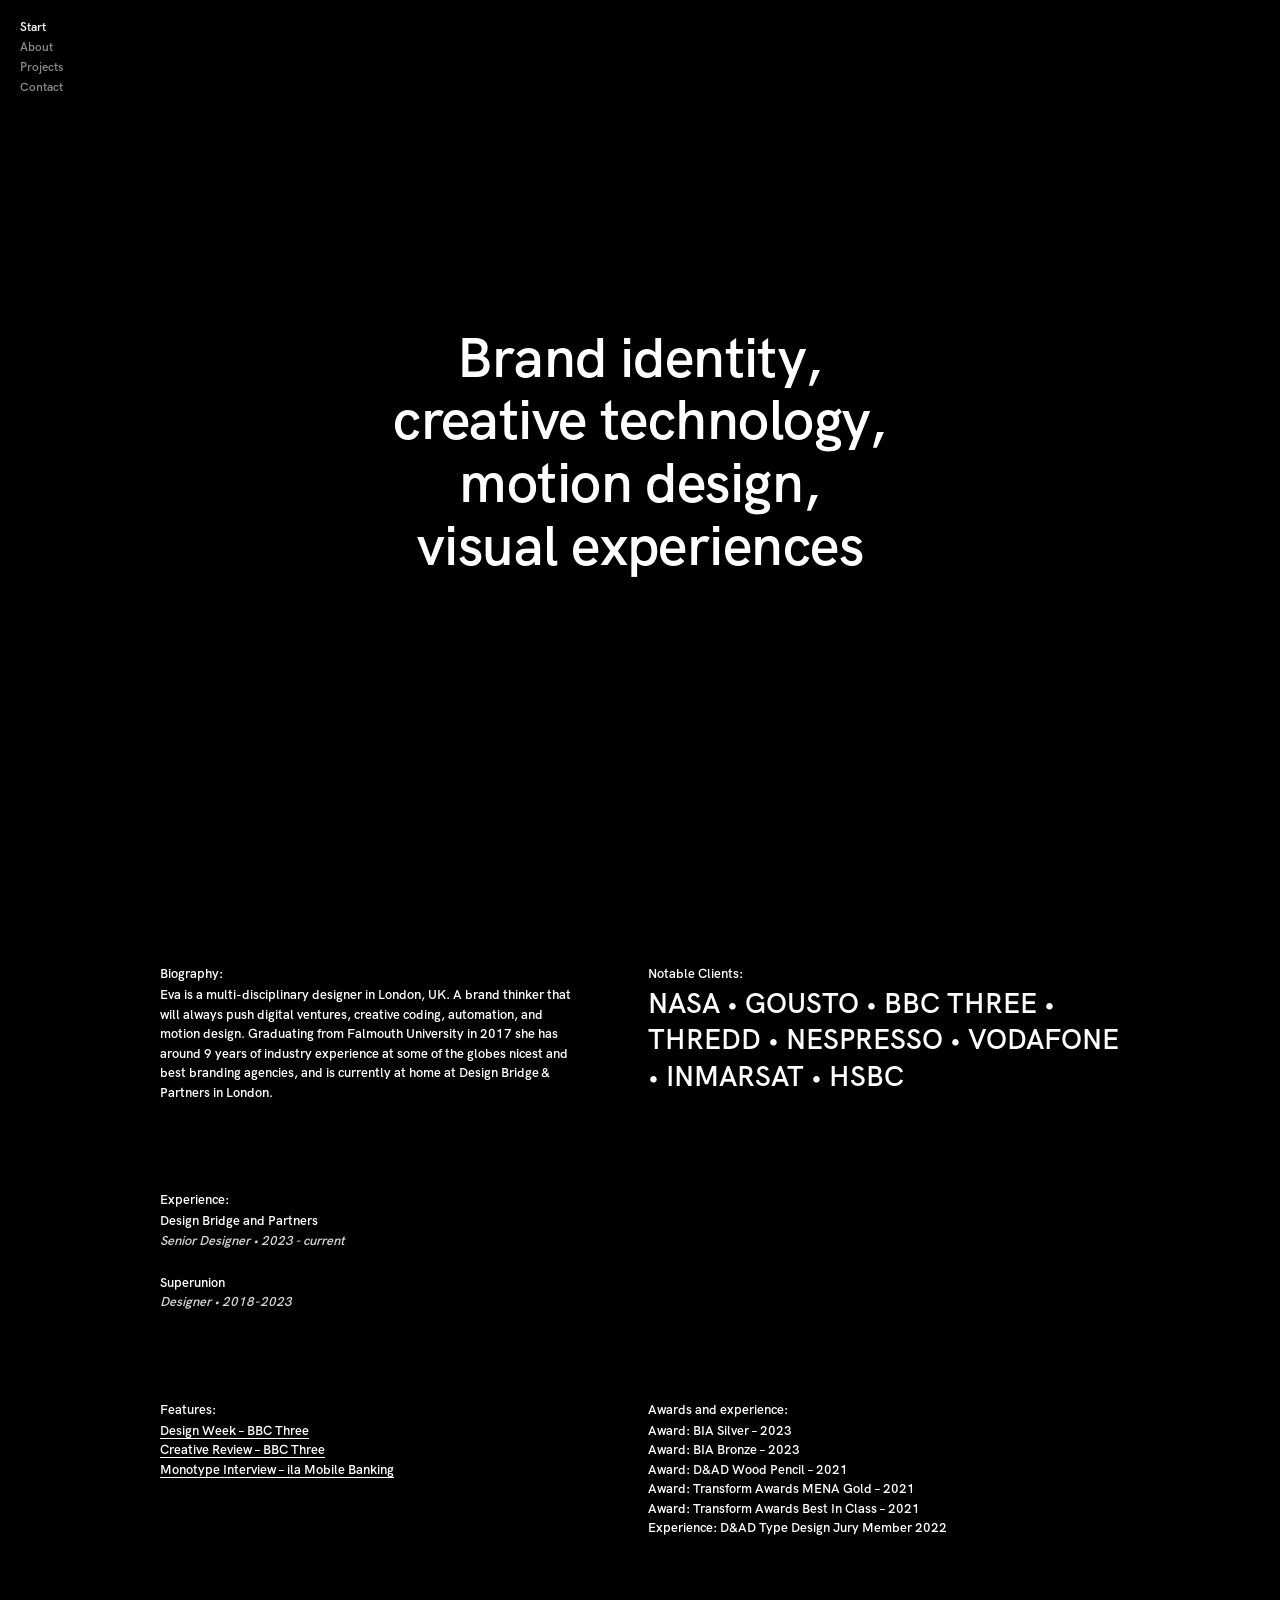
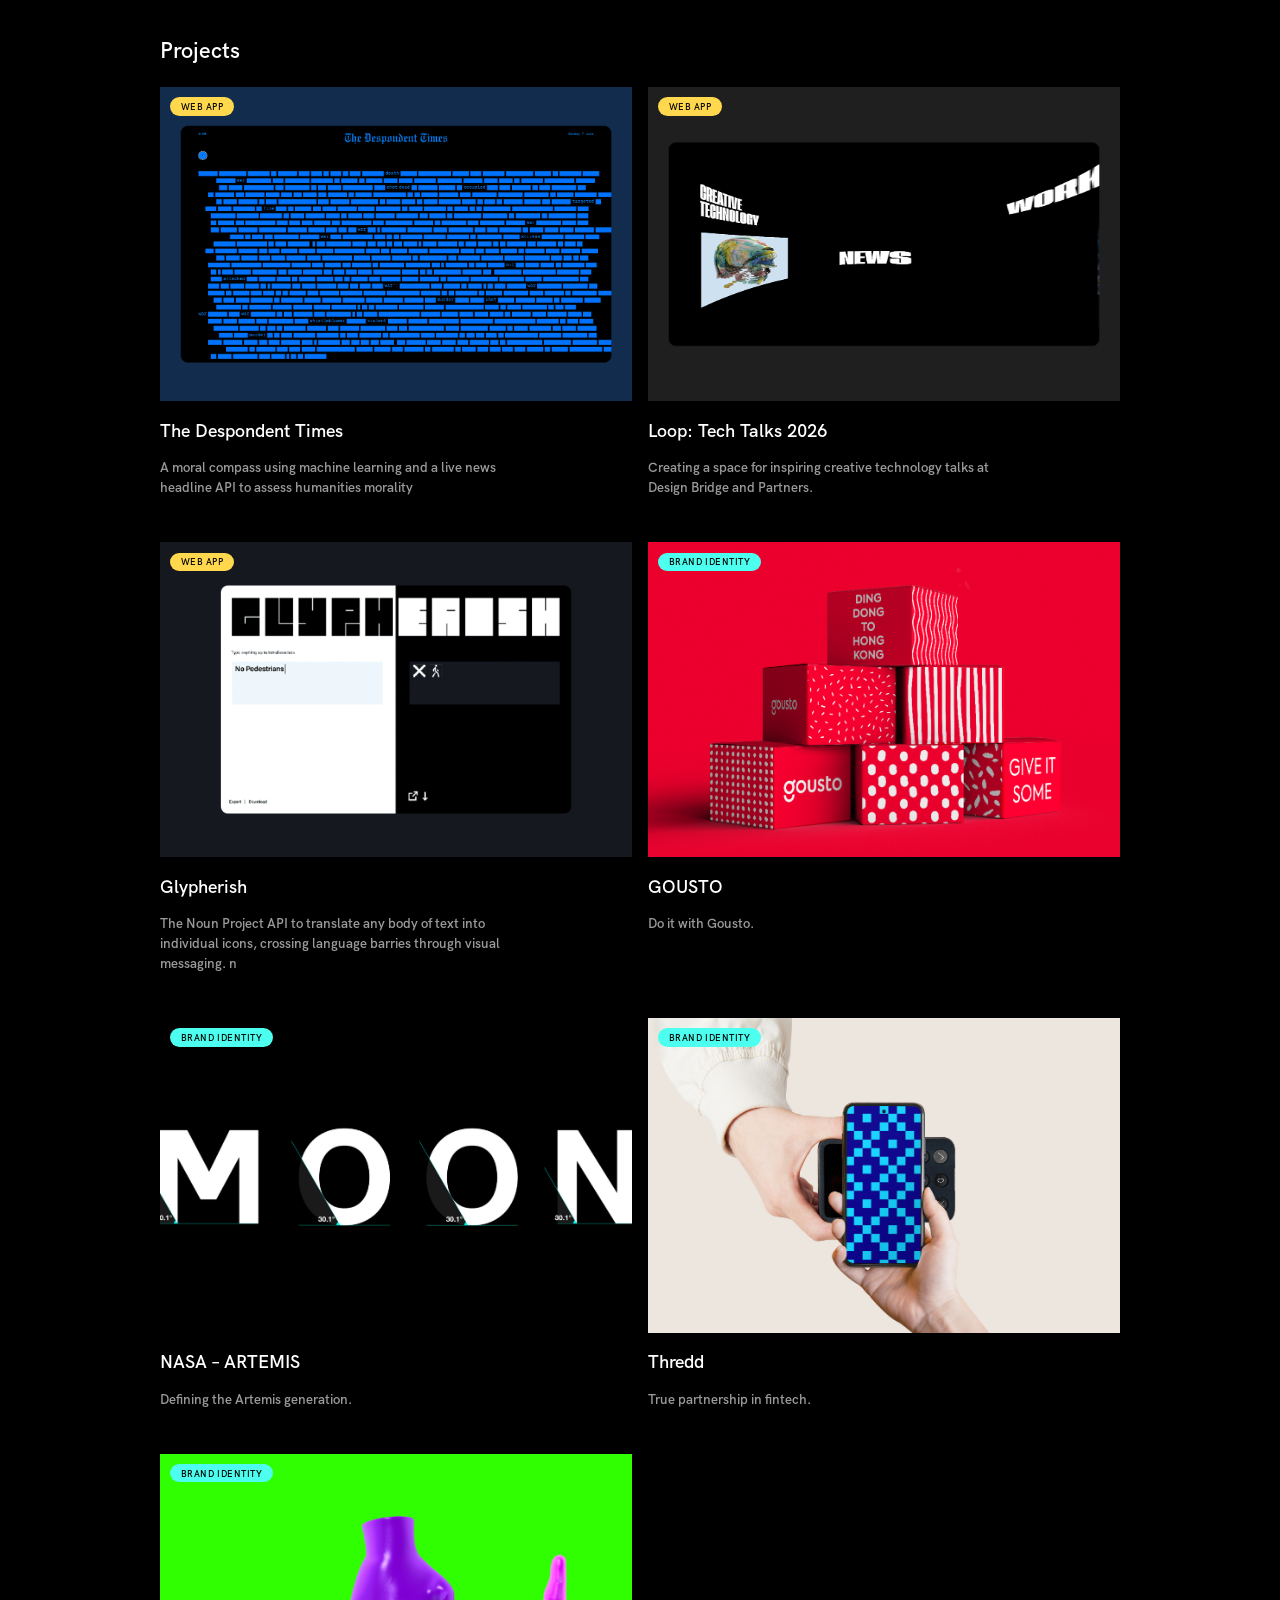
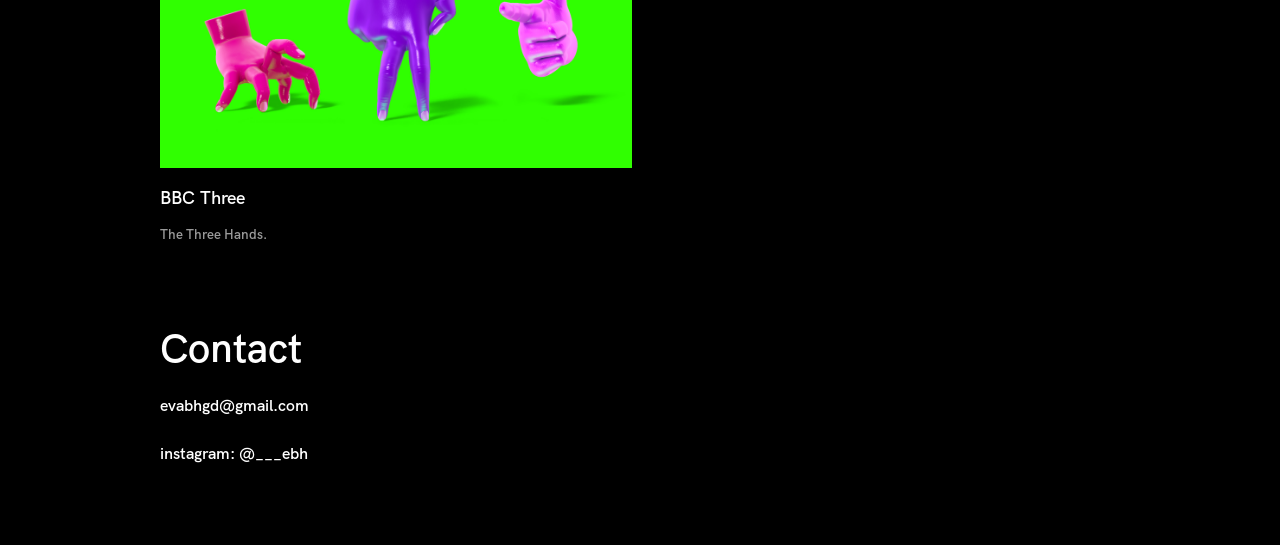
<file: index.html>
<!DOCTYPE html>
<html lang="en">
<head>
  <meta charset="UTF-8">
  <meta name="viewport" content="width=device-width, initial-scale=1">
  <title>Eva – Designer</title>
  <meta name="description" content="Brand identity, creative technology, motion design, visual experiences.">
  <link rel="stylesheet" href="css/style.css">
</head>
<body>

  <nav class="nav" aria-label="Main">
    <a href="#start" class="is-active">Start</a>
    <a href="#about">About</a>
    <a href="#projects">Projects</a>
    <a href="#contact">Contact</a>
  </nav>

  <main>

    <!-- Hero -->
    <section class="hero" id="start">
      <h1>Brand identity,<br>creative technology,<br>motion design,<br>visual experiences</h1>
    </section>

    <!-- About -->
    <section class="about wrap" id="about">

      <div class="about__block about__bio">
        <h2 class="label">Biography:</h2>
        <p>Eva is a multi-disciplinary designer in London, UK. A brand thinker that will always push digital ventures, creative coding, automation, and motion design. Graduating from Falmouth University in 2017 she has around 9 years of industry experience at some of the globes nicest and best branding agencies, and is currently at home at Design Bridge &amp; Partners in London.</p>
      </div>

      <div class="about__block about__clients">
        <h2 class="label">Notable Clients:</h2>
        <p class="clients">NASA • GOUSTO • BBC THREE • THREDD • NESPRESSO • VODAFONE • INMARSAT • HSBC</p>
      </div>

      <div class="about__block about__experience">
        <h2 class="label">Experience:</h2>
        <p>Design Bridge and Partners<br><em>Senior Designer • 2023 - current</em></p>
        <p>Superunion<br><em>Designer • 2018-2023</em></p>
      </div>

      <div class="about__block about__spacer" aria-hidden="true"></div>

      <div class="about__block about__features">
        <h2 class="label">Features:</h2>
        <p>
          <a href="#">Design Week – BBC Three</a><br>
          <a href="#">Creative Review – BBC Three</a><br>
          <a href="#">Monotype Interview – ila Mobile Banking</a>
        </p>
      </div>

      <div class="about__block about__awards">
        <h2 class="label">Awards and experience:</h2>
        <p>
          Award: BIA Silver – 2023<br>
          Award: BIA Bronze – 2023<br>
          Award: D&amp;AD Wood Pencil – 2021<br>
          Award: Transform Awards MENA Gold – 2021<br>
          Award: Transform Awards Best In Class – 2021<br>
          Experience: D&amp;AD Type Design Jury Member 2022
        </p>
      </div>

    </section>

    <!-- Projects -->
    <section class="projects wrap" id="projects">
      <h2 class="projects__title">Projects</h2>

      <div class="grid">

        <a class="card" href="#">
          <div class="card__image">
            <img src="images/tsd-thumb.png" alt="The Despondent Times web app" loading="lazy">
            <span class="tag tag--yellow">Web App</span>
            <span class="card__soon">Coming soon</span>
          </div>
          <h3 class="card__title">The Despondent Times</h3>
          <p class="card__text">A moral compass using machine learning and a live news headline API to assess humanities morality</p>
        </a>

        <a class="card" href="#">
          <div class="card__image">
            <img src="images/loop-thumb.png" alt="Loop Tech Talks" loading="lazy">
            <span class="tag tag--yellow">Web App</span>
            <span class="card__soon">Coming soon</span>
          </div>
          <h3 class="card__title">Loop: Tech Talks 2026</h3>
          <p class="card__text">Creating a space for inspiring creative technology talks at Design Bridge and Partners. </p>
        </a>

        <a class="card" href="#">
          <div class="card__image">
            <img src="images/glyph-thumb.png" alt="Loop Tech Talks" loading="lazy">
            <span class="tag tag--yellow">Web App</span>
            <span class="card__soon">Coming soon</span>
          </div>
          <h3 class="card__title">Glypherish</h3>
          <p class="card__text">The Noun Project API to translate any body of text into individual icons, crossing language barries through visual messaging. n</p>
        </a>

        <a class="card" href="#">
          <div class="card__image">
            <img src="images/image-8.jpg" alt="Gousto" loading="lazy">
            <span class="tag tag--cyan">Brand Identity</span>
            <span class="card__soon">Coming soon</span>
          </div>
          <h3 class="card__title">GOUSTO</h3>
          <p class="card__text">Do it with Gousto.</p>
        </a>

        <a class="card" href="#">
          <div class="card__image">
            <img src="images/image-26.jpg" alt="Nasa Artemis" loading="lazy">
            <span class="tag tag--cyan">Brand Identity</span>
            <span class="card__soon">Coming soon</span>
          </div>
          <h3 class="card__title">NASA – ARTEMIS</h3>
          <p class="card__text">Defining the Artemis generation.</p>
        </a>

        <a class="card" href="#">
          <div class="card__image">
            <img src="images/image-34.jpg" alt="Thredd" loading="lazy">
            <span class="tag tag--cyan">Brand Identity</span>
            <span class="card__soon">Coming soon</span>
          </div>
          <h3 class="card__title">Thredd</h3>
          <p class="card__text">True partnership in fintech. </p>
        </a>

        <a class="card" href="#">
          <div class="card__image">
            <img src="images/image-14.jpg" alt="BBC Three" loading="lazy">
            <span class="tag tag--cyan">Brand Identity</span>
            <span class="card__soon">Coming soon</span>
          </div>
          <h3 class="card__title">BBC Three</h3>
          <p class="card__text">The Three Hands.</p>
        </a>

      </div>
    </section>

    <!-- Contact -->
    <section class="contact wrap" id="contact">
      <h2 class="contact__title">Contact</h2>
      <p><a href="mailto:evabhgd@gmail.com">evabhgd@gmail.com</a></p>
      <p>instagram: <a href="https://www.instagram.com/___ebh" target="_blank" rel="noopener">@___ebh</a></p>
    </section>

  </main>

</body>
</html>
</file>
<file: css/style.css>
@font-face {
  font-family: "HK-Grotesk";
  src: url("fonts/HKGrotesk-SemiBold.otf") format("opentype");
  font-weight: 400;
  font-style: normal;
  font-display: swap;
}

@font-face {
  font-family: "HK-Grotesk";
  src: url("fonts/HKGrotesk-Medium.otf") format("opentype");
  font-weight: 300;
  font-style: normal;
  font-display: swap;
}

@font-face {
  font-family: "HK-Grotesk";
  src: url("fonts/HKGrotesk-Regular.otf") format("opentype");
  font-weight: 200;
  font-style: normal;
  font-display: swap;
}

@font-face {
  font-family: "HK-Grotesk";
  src: url("fonts/HKGrotesk-Light.otf") format("opentype");
  font-weight: 100;
  font-style: normal;
  font-display: swap;
}

@font-face {
  font-family: "HK-Grotesk";
  src: url("fonts/HKGrotesk-Italic.otf") format("opentype");
  font-weight: 200;
  font-style: normal;
  font-display: swap;
}

:root {
  --font: "HK-Grotesk", -apple-system, BlinkMacSystemFont, "Segoe UI", Roboto, Helvetica, Arial, sans-serif;

  --bg: #000;
  --text: #fff;
  --text-muted: #9a9a9a;
  --nav-muted: #8a8a8a;

  --placeholder: #4b4b4b;        /* grey image box */
  --placeholder-hover: #2a2a2a;  /* greyed-out hover state */

  --tag-yellow: #ffd84d;
  --tag-green: #a8ff4d;
  --tag-cyan: #4dffee;

  --max-width: 960px;
  --gutter: 1rem;
  --col-gap: 1rem;
}

/* ==========================================================
   Base
   ========================================================== */
*,
*::before,
*::after {
  box-sizing: border-box;
}

html {
  scroll-behavior: smooth;
  -webkit-text-size-adjust: 100%;
}

body {
  margin: 0;
  background: var(--bg);
  color: var(--text);
  font-family: var(--font);
  font-size: 0.8125rem;
  line-height: 1.5;
  -webkit-font-smoothing: antialiased;
}

h1, h2, h3, p {
  margin: 0;
}

a {
  color: inherit;
}

a:focus-visible {
  outline: 2px solid var(--text);
  outline-offset: 3px;
}

.wrap {
  width: 100%;
  max-width: calc(var(--max-width) + var(--gutter) * 2);
  margin-inline: auto;
  padding-inline: var(--gutter);
}

/* ==========================================================
   Nav
   ========================================================== */
.nav {
  position: fixed;
  top: 1.25rem;
  left: 1.25rem;
  z-index: 10;
  display: flex;
  flex-direction: column;
  gap: 0.35rem;
  font-size: 0.75rem;
  line-height: 1.2;
}

.nav a {
  color: var(--nav-muted);
  text-decoration: none;
  transition: color 0.2s ease;
}

.nav a:hover,
.nav a.is-active {
  color: var(--text);
}

/* ==========================================================
   Hero
   ========================================================== */
.hero {
  min-height: 100vh;
  min-height: 100svh;
  display: flex;
  align-items: center;
  justify-content: center;
  padding: 6rem var(--gutter);
  text-align: center;
}

.hero h1 {
  font-size: clamp(2rem, 5.2vw, 3.5rem);
  font-weight: 400;
  line-height: 1.12;
  letter-spacing: -0.01em;
}

/* ==========================================================
   About
   ========================================================== */
.about {
  display: grid;
  grid-template-columns: 1fr 1fr;
  column-gap: var(--col-gap);
  row-gap: 5.5rem;
  padding-block: 4rem 6rem;
  align-items: start;
}

.label {
  font-size: 0.8125rem;
  font-weight: 700;
  margin-bottom: 0.1rem;
}

.about p + p {
  margin-top: 1.4rem;
}

.about em {
  font-style: italic;
  color: #d4d4d4;
}

.about a {
  text-decoration: underline;
  text-underline-offset: 3px;
}

.about__bio p {
  max-width: 90%;
}

.clients {
  font-size: clamp(1.25rem, 2.4vw, 1.75rem);
  line-height: 1.3;
  max-width: 17em;
}

/* ==========================================================
   Projects
   ========================================================== */
.projects {
  padding-bottom: 4rem;
}

.projects__title {
  font-size: 1.375rem;
  font-weight: 700;
  margin-bottom: 1.25rem;
}

.grid {
  display: grid;
  grid-template-columns: 1fr 1fr;
  column-gap: var(--col-gap);
  row-gap: 2.75rem;
}

.card {
  display: block;
  text-decoration: none;
  color: inherit;
}

.card__image {
  position: relative;
  aspect-ratio: 3 / 2;
  background: var(--placeholder);
  overflow: hidden;
}

.card__image img {
  position: absolute;
  inset: 0;
  width: 100%;
  height: 100%;
  object-fit: cover;
}

/* Hover / keyboard-focus state: greys out the box and shows a message */
.card__soon {
  position: absolute;
  inset: 0;
  z-index: 2;
  display: flex;
  align-items: center;
  justify-content: center;
  background: var(--placeholder-hover);
  color: var(--text-muted);
  font-size: 1rem;
  opacity: 0;
  transition: opacity 0.2s ease;
}

.card:hover .card__soon,
.card:focus-visible .card__soon {
  opacity: 1;
}

.card:focus-visible {
  outline-offset: 6px;
}

/* Tags */
.tag {
  position: absolute;
  top: 0.65rem;
  left: 0.65rem;
  z-index: 1;
  padding: 0.3rem 0.65rem;
  border-radius: 999px;
  color: #000;
  font-size: 0.5625rem;
  font-weight: 800;
  letter-spacing: 0.06em;
  text-transform: uppercase;
  line-height: 1;
}

.tag--yellow { background: var(--tag-yellow); }
.tag--green  { background: var(--tag-green); }
.tag--cyan   { background: var(--tag-cyan); }

.card__title {
  margin-top: 1.1rem;
  font-size: 1.125rem;
  font-weight: 400;
  line-height: 1.3;
}

.card__text {
  margin-top: 1rem;
  max-width: 80%;
  font-size: 10pt;
  line-height: 1.5;
  color: var(--text-muted);
}

/* ==========================================================
   Contact
   ========================================================== */
.contact {
  padding-block: 1rem 5rem;
}

.contact__title {
  font-size: clamp(2rem, 3.4vw, 2.5rem);
  font-weight: 400;
  line-height: 1.1;
  margin-bottom: 1.5rem;
}

.contact p {
  font-size: 1rem;
}

.contact p + p {
  margin-top: 1.5rem;
}

.contact a {
  text-decoration: none;
}

.contact a:hover {
  text-decoration: underline;
  text-underline-offset: 3px;
}

/* ==========================================================
   Responsive
   ========================================================== */
@media (max-width: 720px) {
  .nav {
    top: 1rem;
    left: 1rem;
  }

  .about {
    grid-template-columns: 1fr;
    row-gap: 3rem;
    padding-block: 2rem 4rem;
  }

  .about__spacer {
    display: none;
  }

  .grid {
    grid-template-columns: 1fr;
    row-gap: 2.25rem;
  }

  .card__text {
    max-width: none;
  }
}

/* Touch devices have no hover, so don't leave the overlay stuck on after a tap */
@media (hover: none) {
  .card:hover .card__soon {
    opacity: 0;
  }
}

@media (prefers-reduced-motion: reduce) {
  html {
    scroll-behavior: auto;
  }

  .card__soon,
  .nav a {
    transition: none;
  }
}
</file>
